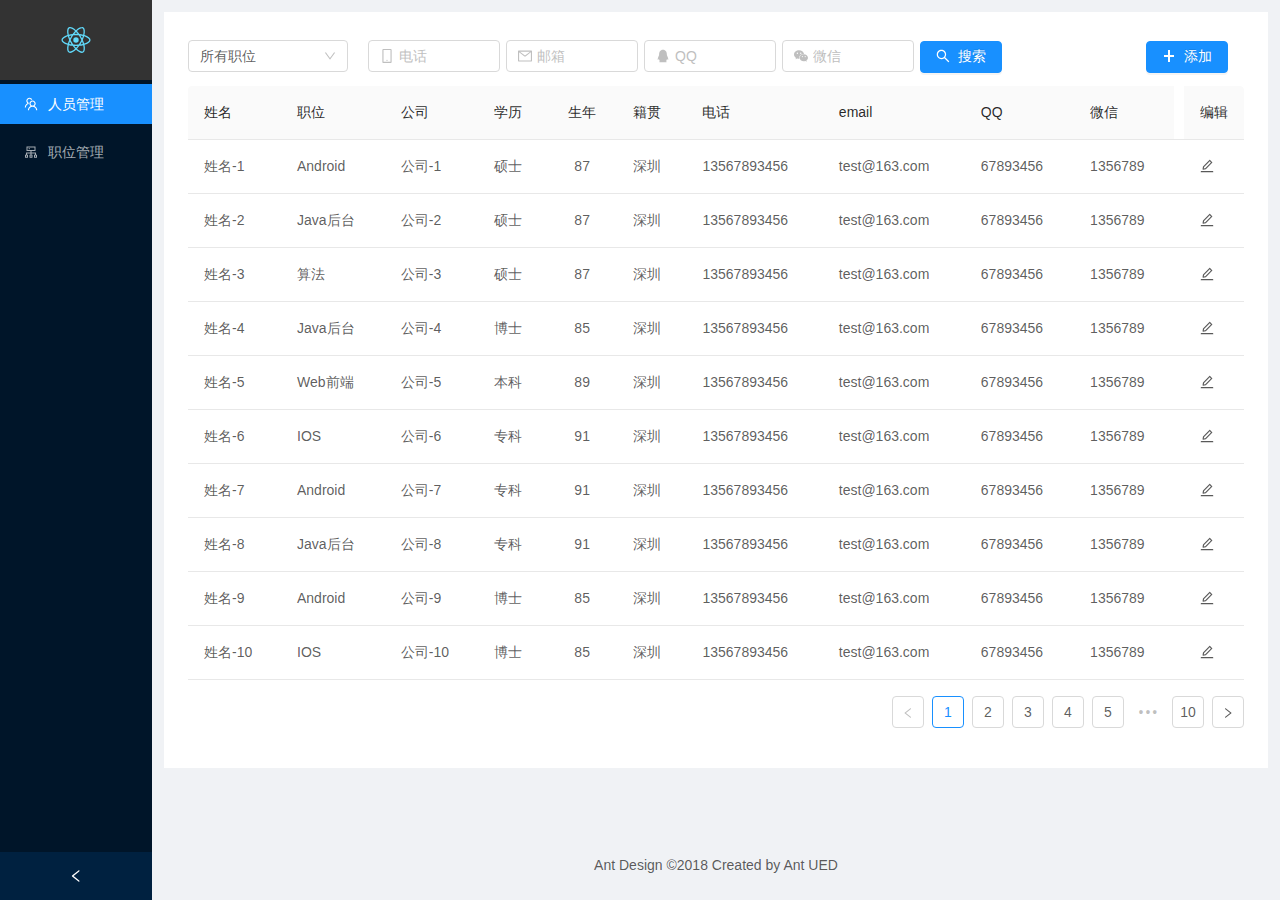
<file: staff-manager/index.html>
<!doctype html><html lang="en"><head><meta charset="utf-8"/><link rel="shortcut icon" href="./favicon.ico"/><meta name="viewport" content="width=device-width,initial-scale=1,shrink-to-fit=no"/><meta name="theme-color" content="#000000"/><link rel="manifest" href="./manifest.json"/><title>StaffManager</title><link href="./static/css/2.7f5e905e.chunk.css" rel="stylesheet"><link href="./static/css/main.8707360a.chunk.css" rel="stylesheet"></head><body><noscript>You need to enable JavaScript to run this app.</noscript><div id="root"></div><script>!function(l){function e(e){for(var r,t,n=e[0],o=e[1],u=e[2],f=0,i=[];f<n.length;f++)t=n[f],p[t]&&i.push(p[t][0]),p[t]=0;for(r in o)Object.prototype.hasOwnProperty.call(o,r)&&(l[r]=o[r]);for(s&&s(e);i.length;)i.shift()();return c.push.apply(c,u||[]),a()}function a(){for(var e,r=0;r<c.length;r++){for(var t=c[r],n=!0,o=1;o<t.length;o++){var u=t[o];0!==p[u]&&(n=!1)}n&&(c.splice(r--,1),e=f(f.s=t[0]))}return e}var t={},p={1:0},c=[];function f(e){if(t[e])return t[e].exports;var r=t[e]={i:e,l:!1,exports:{}};return l[e].call(r.exports,r,r.exports,f),r.l=!0,r.exports}f.m=l,f.c=t,f.d=function(e,r,t){f.o(e,r)||Object.defineProperty(e,r,{enumerable:!0,get:t})},f.r=function(e){"undefined"!=typeof Symbol&&Symbol.toStringTag&&Object.defineProperty(e,Symbol.toStringTag,{value:"Module"}),Object.defineProperty(e,"__esModule",{value:!0})},f.t=function(r,e){if(1&e&&(r=f(r)),8&e)return r;if(4&e&&"object"==typeof r&&r&&r.__esModule)return r;var t=Object.create(null);if(f.r(t),Object.defineProperty(t,"default",{enumerable:!0,value:r}),2&e&&"string"!=typeof r)for(var n in r)f.d(t,n,function(e){return r[e]}.bind(null,n));return t},f.n=function(e){var r=e&&e.__esModule?function(){return e.default}:function(){return e};return f.d(r,"a",r),r},f.o=function(e,r){return Object.prototype.hasOwnProperty.call(e,r)},f.p="./";var r=window.webpackJsonp=window.webpackJsonp||[],n=r.push.bind(r);r.push=e,r=r.slice();for(var o=0;o<r.length;o++)e(r[o]);var s=n;a()}([])</script><script src="./static/js/2.ac508242.chunk.js"></script><script src="./static/js/main.609aa123.chunk.js"></script></body></html>
</file>
<file: staff-manager/static/css/main.8707360a.chunk.css>
body{margin:0;padding:0;font-family:-apple-system,BlinkMacSystemFont,Segoe UI,Roboto,Oxygen,Ubuntu,Cantarell,Fira Sans,Droid Sans,Helvetica Neue,sans-serif;-webkit-font-smoothing:antialiased;-moz-osx-font-smoothing:grayscale}code{font-family:source-code-pro,Menlo,Monaco,Consolas,Courier New,monospace}.App{text-align:center;background-color:#282c34}.App-logo{-webkit-animation:App-logo-spin 20s linear infinite;animation:App-logo-spin 20s linear infinite;height:40vmin;pointer-events:none}.App-header{background-color:#282c34;min-height:100vh;display:-webkit-flex;display:flex;-webkit-flex-direction:column;flex-direction:column;-webkit-align-items:center;align-items:center;-webkit-justify-content:center;justify-content:center;font-size:calc(10px + 2vmin);color:#fff}.App-link{color:#61dafb}@-webkit-keyframes App-logo-spin{0%{-webkit-transform:rotate(0deg);transform:rotate(0deg)}to{-webkit-transform:rotate(1turn);transform:rotate(1turn)}}@keyframes App-logo-spin{0%{-webkit-transform:rotate(0deg);transform:rotate(0deg)}to{-webkit-transform:rotate(1turn);transform:rotate(1turn)}}
/*# sourceMappingURL=main.8707360a.chunk.css.map */
</file>
